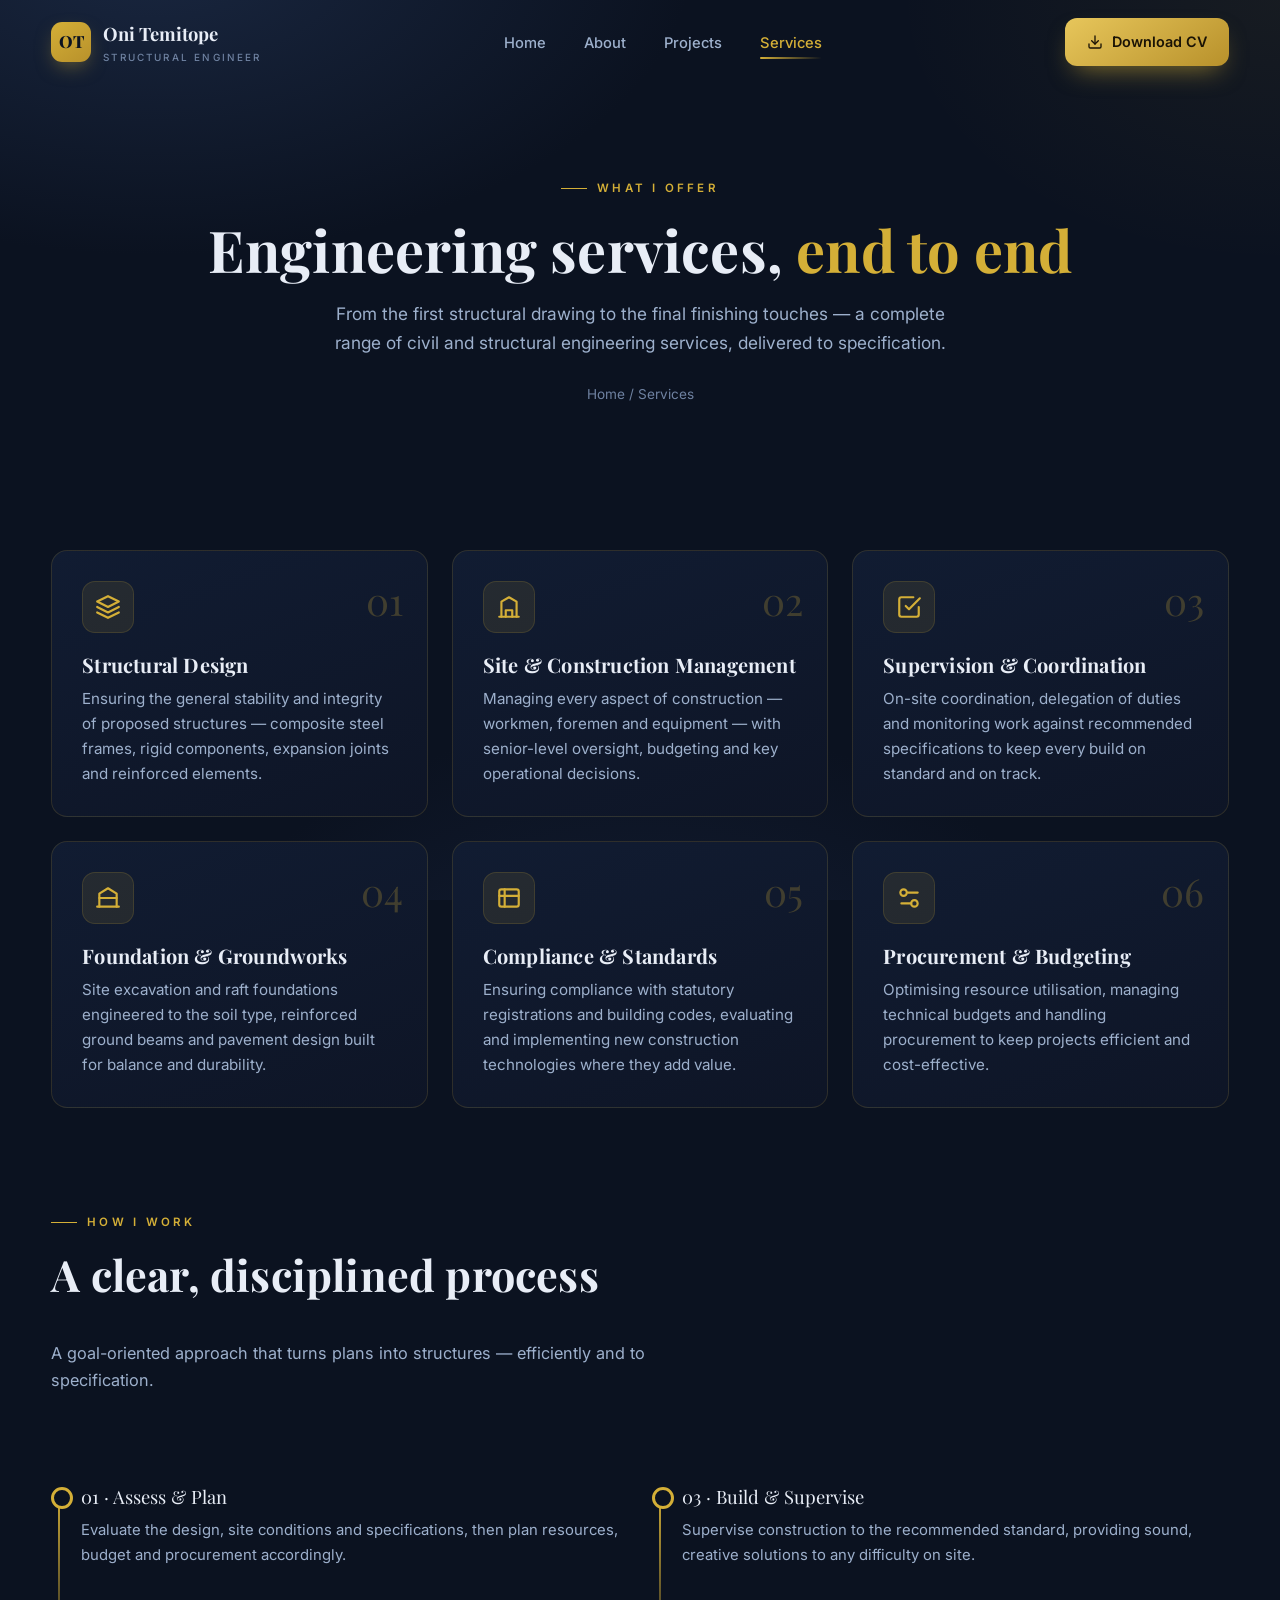
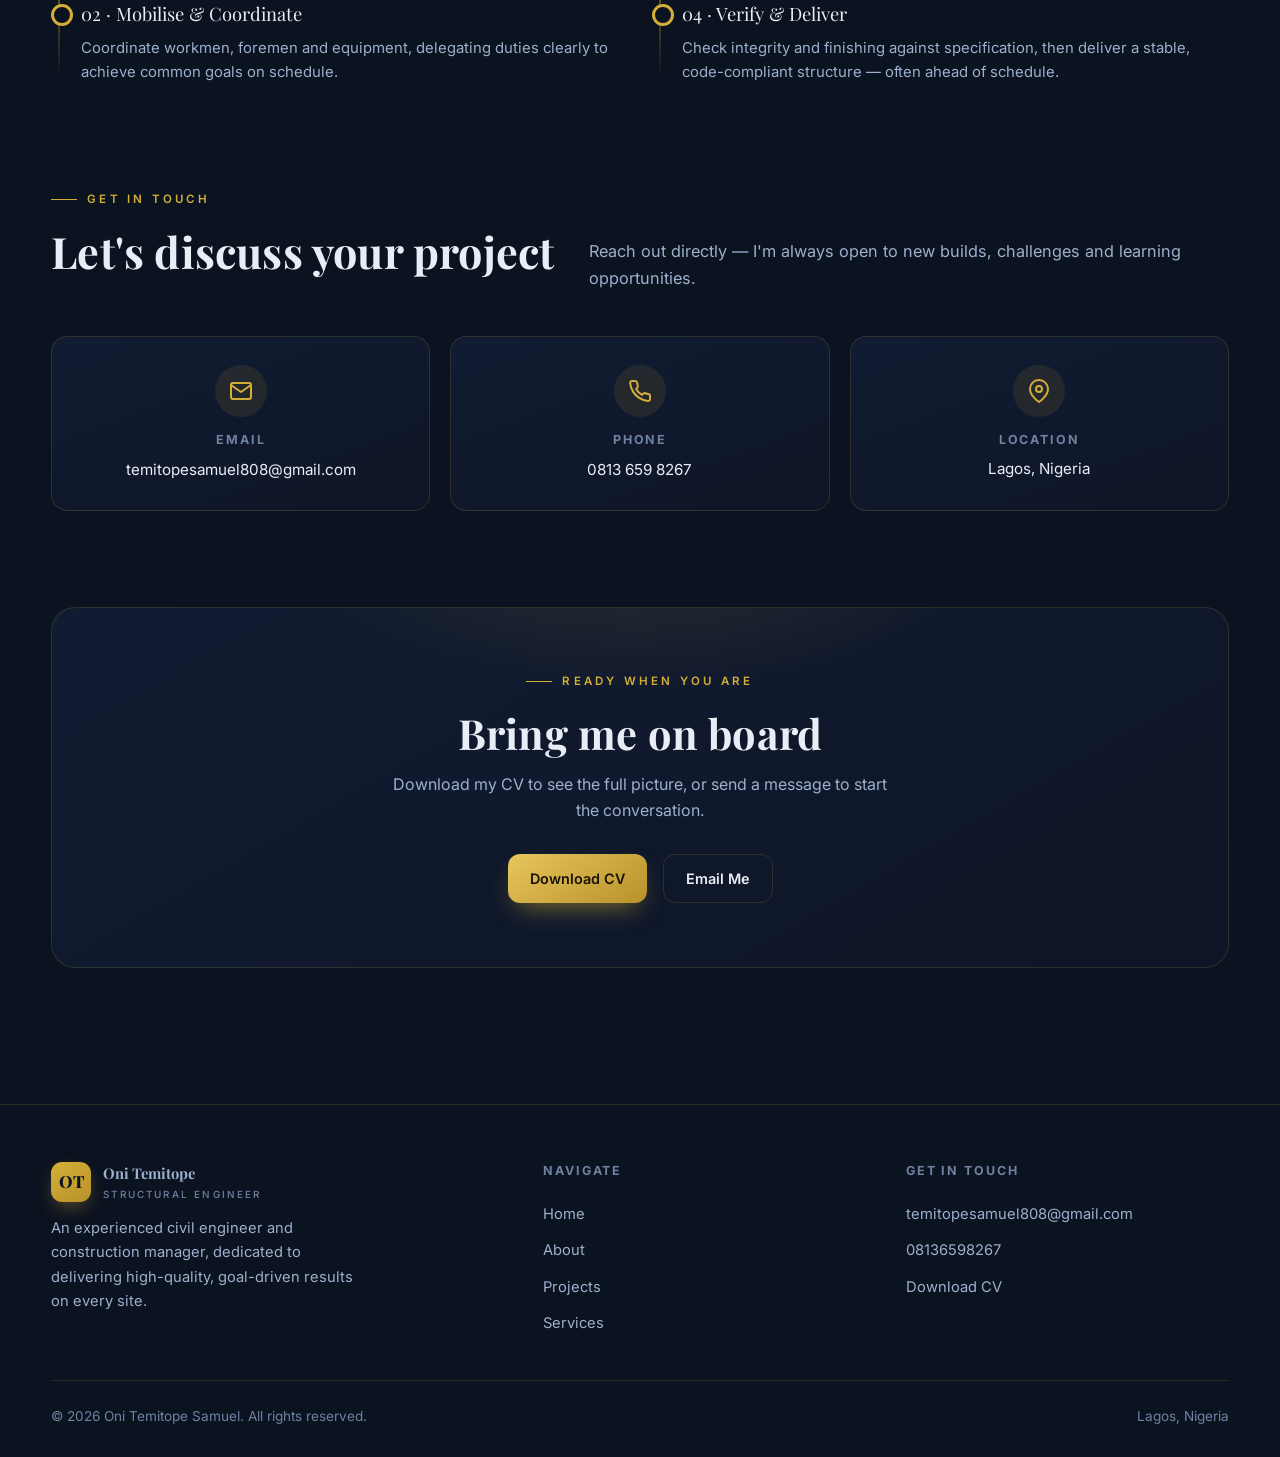
<file: services.html>
<!DOCTYPE html>
<html lang="en">
<head>
<meta charset="UTF-8">
<meta name="viewport" content="width=device-width, initial-scale=1.0">
<title>Services — Oni Temitope Samuel</title>
<meta name="description" content="Engineering services offered by Oni Temitope Samuel — structural design, site &amp; construction management, supervision and more.">
<link rel="preconnect" href="https://fonts.googleapis.com">
<link rel="preconnect" href="https://fonts.gstatic.com" crossorigin>
<link href="https://fonts.googleapis.com/css2?family=Inter:wght@400;500;600;700&family=Playfair+Display:wght@600;700&display=swap" rel="stylesheet">
<link rel="stylesheet" href="css/style.css">
</head>
<body>

<header class="site-header">
  <div class="container nav">
    <a href="index.html" class="brand"><span class="mark">OT</span><span>Oni Temitope<small>Structural Engineer</small></span></a>
    <ul class="nav-links">
      <li><a href="index.html">Home</a></li>
      <li><a href="about.html">About</a></li>
      <li><a href="projects.html">Projects</a></li>
      <li><a href="services.html" class="active">Services</a></li>
    </ul>
    <div class="nav-cta">
      <a href="assets/Oni_Temitope_Samuel_CV.pdf" download class="btn btn-gold">
        <svg viewBox="0 0 24 24" fill="none" stroke="currentColor" stroke-width="2" stroke-linecap="round" stroke-linejoin="round"><path d="M21 15v4a2 2 0 0 1-2 2H5a2 2 0 0 1-2-2v-4"/><polyline points="7 10 12 15 17 10"/><line x1="12" y1="15" x2="12" y2="3"/></svg>
        <span class="btn-text">Download CV</span>
      </a>
      <button class="menu-toggle" aria-label="Menu"><svg viewBox="0 0 24 24" fill="none" stroke="currentColor" stroke-width="2" stroke-linecap="round"><line x1="3" y1="6" x2="21" y2="6"/><line x1="3" y1="12" x2="21" y2="12"/><line x1="3" y1="18" x2="21" y2="18"/></svg></button>
    </div>
  </div>
</header>

<!-- ===== Page hero ===== -->
<section class="page-hero">
  <div class="container reveal">
    <span class="eyebrow">What I Offer</span>
    <h1>Engineering services, <span class="gold">end to end</span></h1>
    <p>From the first structural drawing to the final finishing touches — a complete range of civil and structural engineering services, delivered to specification.</p>
    <div class="crumbs"><a href="index.html">Home</a> / Services</div>
  </div>
</section>

<!-- ===== Services grid ===== -->
<section class="section" style="padding-top:10px">
  <div class="container">
    <div class="grid-3">
      <div class="card reveal">
        <span class="num-tag">01</span>
        <div class="ic"><svg viewBox="0 0 24 24" fill="none" stroke-width="2" stroke-linecap="round" stroke-linejoin="round"><path d="M12 2 2 7l10 5 10-5-10-5Z"/><path d="m2 17 10 5 10-5"/><path d="m2 12 10 5 10-5"/></svg></div>
        <h3>Structural Design</h3>
        <p>Ensuring the general stability and integrity of proposed structures — composite steel frames, rigid components, expansion joints and reinforced elements.</p>
      </div>
      <div class="card reveal">
        <span class="num-tag">02</span>
        <div class="ic"><svg viewBox="0 0 24 24" fill="none" stroke-width="2" stroke-linecap="round" stroke-linejoin="round"><path d="M3 21h18"/><path d="M5 21V7l7-4 7 4v14"/><path d="M9 21v-6h6v6"/></svg></div>
        <h3>Site &amp; Construction Management</h3>
        <p>Managing every aspect of construction — workmen, foremen and equipment — with senior-level oversight, budgeting and key operational decisions.</p>
      </div>
      <div class="card reveal">
        <span class="num-tag">03</span>
        <div class="ic"><svg viewBox="0 0 24 24" fill="none" stroke-width="2" stroke-linecap="round" stroke-linejoin="round"><path d="M9 11l3 3L22 4"/><path d="M21 12v7a2 2 0 0 1-2 2H5a2 2 0 0 1-2-2V5a2 2 0 0 1 2-2h11"/></svg></div>
        <h3>Supervision &amp; Coordination</h3>
        <p>On-site coordination, delegation of duties and monitoring work against recommended specifications to keep every build on standard and on track.</p>
      </div>
      <div class="card reveal">
        <span class="num-tag">04</span>
        <div class="ic"><svg viewBox="0 0 24 24" fill="none" stroke-width="2" stroke-linecap="round" stroke-linejoin="round"><path d="M2 20h20"/><path d="M4 20V8l8-5 8 5v12"/><path d="M4 12h16"/></svg></div>
        <h3>Foundation &amp; Groundworks</h3>
        <p>Site excavation and raft foundations engineered to the soil type, reinforced ground beams and pavement design built for balance and durability.</p>
      </div>
      <div class="card reveal">
        <span class="num-tag">05</span>
        <div class="ic"><svg viewBox="0 0 24 24" fill="none" stroke-width="2" stroke-linecap="round" stroke-linejoin="round"><rect x="3" y="4" width="18" height="16" rx="2"/><path d="M3 10h18"/><path d="M8 4v16"/></svg></div>
        <h3>Compliance &amp; Standards</h3>
        <p>Ensuring compliance with statutory registrations and building codes, evaluating and implementing new construction technologies where they add value.</p>
      </div>
      <div class="card reveal">
        <span class="num-tag">06</span>
        <div class="ic"><svg viewBox="0 0 24 24" fill="none" stroke-width="2" stroke-linecap="round" stroke-linejoin="round"><path d="M20 7h-9"/><path d="M14 17H5"/><circle cx="17" cy="17" r="3"/><circle cx="7" cy="7" r="3"/></svg></div>
        <h3>Procurement &amp; Budgeting</h3>
        <p>Optimising resource utilisation, managing technical budgets and handling procurement to keep projects efficient and cost-effective.</p>
      </div>
    </div>
  </div>
</section>

<!-- ===== Process ===== -->
<section class="section" style="padding-top:0">
  <div class="container">
    <div class="feature-head reveal">
      <div>
        <span class="eyebrow">How I Work</span>
        <h2 class="section-title">A clear, disciplined process</h2>
      </div>
      <p class="section-lead">A goal-oriented approach that turns plans into structures — efficiently and to specification.</p>
    </div>
    <div class="grid-2">
      <div class="timeline reveal">
        <div class="tl-item"><div class="role">01 · Assess &amp; Plan</div><p style="color:var(--muted);margin-top:6px">Evaluate the design, site conditions and specifications, then plan resources, budget and procurement accordingly.</p></div>
        <div class="tl-item"><div class="role">02 · Mobilise &amp; Coordinate</div><p style="color:var(--muted);margin-top:6px">Coordinate workmen, foremen and equipment, delegating duties clearly to achieve common goals on schedule.</p></div>
      </div>
      <div class="timeline reveal">
        <div class="tl-item"><div class="role">03 · Build &amp; Supervise</div><p style="color:var(--muted);margin-top:6px">Supervise construction to the recommended standard, providing sound, creative solutions to any difficulty on site.</p></div>
        <div class="tl-item"><div class="role">04 · Verify &amp; Deliver</div><p style="color:var(--muted);margin-top:6px">Check integrity and finishing against specification, then deliver a stable, code-compliant structure — often ahead of schedule.</p></div>
      </div>
    </div>
  </div>
</section>

<!-- ===== Contact ===== -->
<section class="section" style="padding-top:0">
  <div class="container">
    <div class="feature-head reveal">
      <div>
        <span class="eyebrow">Get In Touch</span>
        <h2 class="section-title">Let's discuss your project</h2>
      </div>
      <p class="section-lead">Reach out directly — I'm always open to new builds, challenges and learning opportunities.</p>
    </div>
    <div class="contact-grid">
      <div class="contact-card reveal">
        <div class="ic"><svg viewBox="0 0 24 24" fill="none" stroke-width="2" stroke-linecap="round" stroke-linejoin="round"><path d="M4 4h16a2 2 0 0 1 2 2v12a2 2 0 0 1-2 2H4a2 2 0 0 1-2-2V6a2 2 0 0 1 2-2Z"/><polyline points="22,6 12,13 2,6"/></svg></div>
        <h4>Email</h4>
        <a href="mailto:temitopesamuel808@gmail.com">temitopesamuel808@gmail.com</a>
      </div>
      <div class="contact-card reveal">
        <div class="ic"><svg viewBox="0 0 24 24" fill="none" stroke-width="2" stroke-linecap="round" stroke-linejoin="round"><path d="M22 16.92v3a2 2 0 0 1-2.18 2 19.79 19.79 0 0 1-8.63-3.07 19.5 19.5 0 0 1-6-6 19.79 19.79 0 0 1-3.07-8.67A2 2 0 0 1 4.11 2h3a2 2 0 0 1 2 1.72c.13.96.36 1.9.7 2.81a2 2 0 0 1-.45 2.11L8.09 9.91a16 16 0 0 0 6 6l1.27-1.27a2 2 0 0 1 2.11-.45c.91.34 1.85.57 2.81.7A2 2 0 0 1 22 16.92Z"/></svg></div>
        <h4>Phone</h4>
        <a href="tel:08136598267">0813 659 8267</a>
      </div>
      <div class="contact-card reveal">
        <div class="ic"><svg viewBox="0 0 24 24" fill="none" stroke-width="2" stroke-linecap="round" stroke-linejoin="round"><path d="M21 10c0 7-9 13-9 13s-9-6-9-13a9 9 0 0 1 18 0Z"/><circle cx="12" cy="10" r="3"/></svg></div>
        <h4>Location</h4>
        <p>Lagos, Nigeria</p>
      </div>
    </div>
  </div>
</section>

<!-- ===== CTA ===== -->
<section class="section" style="padding-top:0">
  <div class="container">
    <div class="cta-band reveal">
      <span class="eyebrow" style="justify-content:center;display:flex">Ready When You Are</span>
      <h2>Bring me on board</h2>
      <p>Download my CV to see the full picture, or send a message to start the conversation.</p>
      <div class="cta-actions">
        <a href="assets/Oni_Temitope_Samuel_CV.pdf" download class="btn btn-gold">Download CV</a>
        <a href="mailto:temitopesamuel808@gmail.com" class="btn btn-ghost">Email Me</a>
      </div>
    </div>
  </div>
</section>

<footer class="site-footer">
  <div class="container">
    <div class="footer-grid">
      <div class="footer-about">
        <a href="index.html" class="brand"><span class="mark">OT</span><span>Oni Temitope<small>Structural Engineer</small></span></a>
        <p>An experienced civil engineer and construction manager, dedicated to delivering high-quality, goal-driven results on every site.</p>
      </div>
      <div><h5>Navigate</h5><ul><li><a href="index.html">Home</a></li><li><a href="about.html">About</a></li><li><a href="projects.html">Projects</a></li><li><a href="services.html">Services</a></li></ul></div>
      <div><h5>Get in touch</h5><ul><li><a href="mailto:temitopesamuel808@gmail.com">temitopesamuel808@gmail.com</a></li><li><a href="tel:08136598267">08136598267</a></li><li><a href="assets/Oni_Temitope_Samuel_CV.pdf" download>Download CV</a></li></ul></div>
    </div>
    <div class="footer-bottom"><span>&copy; <span class="year"></span> Oni Temitope Samuel. All rights reserved.</span><span>Lagos, Nigeria</span></div>
  </div>
</footer>

<script src="js/main.js"></script>
</body>
</html>
</file>
<file: css/style.css>
:root{
  --slate-900:#0b1220;
  --slate-850:#0e1526;
  --slate-800:#111c32;
  --slate-700:#17233d;
  --slate-600:#1f2f4d;
  --line:rgba(212,175,55,.16);
  --gold:#d4af37;
  --gold-soft:#e7c65b;
  --gold-deep:#b8912b;
  --text:#e8edf6;
  --muted:#9db0cc;
  --muted-2:#6f82a1;
  --white:#ffffff;
  --radius:16px;
  --shadow:0 20px 50px -20px rgba(0,0,0,.7);
  --maxw:1180px;
  --ease:cubic-bezier(.22,.61,.36,1);
}
*{margin:0;padding:0;box-sizing:border-box}
html{scroll-behavior:smooth}
body{
  font-family:'Inter',system-ui,-apple-system,Segoe UI,Roboto,Helvetica,Arial,sans-serif;
  background:var(--slate-900);
  color:var(--text);
  line-height:1.65;
  overflow-x:hidden;
  -webkit-font-smoothing:antialiased;
}
body::before{
  content:"";position:fixed;inset:0;z-index:-2;
  background:
    radial-gradient(900px 500px at 12% -5%,rgba(31,47,77,.7),transparent 60%),
    radial-gradient(700px 480px at 100% 0%,rgba(212,175,55,.06),transparent 55%),
    radial-gradient(800px 600px at 50% 120%,rgba(23,35,61,.8),transparent 60%),
    var(--slate-900);
}
h1,h2,h3,h4{font-family:'Playfair Display',Georgia,serif;font-weight:700;line-height:1.15;letter-spacing:.2px}
a{text-decoration:none;color:inherit}
img{max-width:100%;display:block}
.container{width:min(var(--maxw),92%);margin-inline:auto}
.gold{color:var(--gold)}
.section{padding:96px 0}
.eyebrow{
  display:inline-flex;align-items:center;gap:10px;
  font-family:'Inter',sans-serif;font-size:.72rem;font-weight:600;
  letter-spacing:.28em;text-transform:uppercase;color:var(--gold);
  margin-bottom:18px;
}
.eyebrow::before{content:"";width:26px;height:1px;background:var(--gold)}
.section-title{font-size:clamp(1.8rem,4vw,2.7rem);margin-bottom:16px}
.section-lead{color:var(--muted);max-width:640px;font-size:1.02rem}

/* ---------- Header ---------- */
.site-header{
  position:fixed;top:0;left:0;right:0;z-index:100;
  transition:background .4s var(--ease),backdrop-filter .4s,border-color .4s,padding .4s;
  border-bottom:1px solid transparent;padding:18px 0;
}
.site-header.scrolled{
  background:rgba(11,18,32,.82);backdrop-filter:blur(14px);
  border-bottom:1px solid var(--line);padding:12px 0;
}
.nav{display:flex;align-items:center;justify-content:space-between;gap:24px}
.brand{display:flex;align-items:center;gap:12px;font-family:'Playfair Display',serif;font-weight:700;font-size:1.15rem}
.brand .mark{
  width:40px;height:40px;border-radius:11px;display:grid;place-items:center;
  background:linear-gradient(145deg,var(--gold),var(--gold-deep));
  color:var(--slate-900);font-weight:800;font-size:1.05rem;
  box-shadow:0 8px 20px -6px rgba(212,175,55,.5);
}
.brand small{display:block;font-family:'Inter',sans-serif;font-weight:500;font-size:.62rem;letter-spacing:.22em;text-transform:uppercase;color:var(--muted-2)}
.nav-links{display:flex;align-items:center;gap:6px;list-style:none}
.nav-links a{
  position:relative;padding:9px 16px;font-size:.92rem;font-weight:500;color:var(--muted);
  border-radius:10px;transition:color .25s;
}
.nav-links a:hover{color:var(--text)}
.nav-links a.active{color:var(--gold)}
.nav-links a.active::after{
  content:"";position:absolute;left:16px;right:16px;bottom:2px;height:2px;
  background:linear-gradient(90deg,var(--gold),transparent);border-radius:2px;
}
.nav-cta{display:flex;align-items:center;gap:14px}
.btn{
  display:inline-flex;align-items:center;gap:9px;cursor:pointer;border:none;
  font-family:'Inter',sans-serif;font-weight:600;font-size:.9rem;
  padding:12px 22px;border-radius:12px;transition:transform .25s var(--ease),box-shadow .3s,background .3s;
}
.btn svg{width:16px;height:16px}
.btn-gold{background:linear-gradient(145deg,var(--gold-soft),var(--gold-deep));color:#1a1305;box-shadow:0 12px 26px -10px rgba(212,175,55,.6)}
.btn-gold:hover{transform:translateY(-2px);box-shadow:0 18px 36px -12px rgba(212,175,55,.75)}
.btn-ghost{background:transparent;color:var(--text);border:1px solid var(--line)}
.btn-ghost:hover{border-color:var(--gold);color:var(--gold);transform:translateY(-2px)}
.menu-toggle{display:none;background:none;border:none;color:var(--text);cursor:pointer;padding:6px}
.menu-toggle svg{width:26px;height:26px}

/* ---------- Hero ---------- */
.hero {
  position: relative;
  padding: 180px 0 110px;
  overflow: hidden;
  /* Set the structural site image as the section background */
  background: url("https://images.unsplash.com/photo-1541888946425-d81bb19240f5?auto=format&fit=crop&w=1920&q=80") center/cover no-repeat;
}

/* Dark overlay to ensure text contrast over the background image */
.hero::before {
  content: "";
  position: absolute;
  inset: 0;
  background: rgba(11, 18, 32, 0.85); 
  z-index: 1;
}

.hero-grid {
  position: relative;
  z-index: 2;
  display: grid;
  grid-template-columns: 1.15fr .85fr;
  gap: 56px;
  align-items: center;
}

.hero h1 { font-size: clamp(2.4rem, 6vw, 4.2rem); margin-bottom: 22px; }
.hero h1 .line { display: block; }
.hero-lead { color: var(--muted); font-size: 1.1rem; max-width: 520px; margin-bottom: 34px; }
.hero-actions { display: flex; flex-wrap: wrap; gap: 16px; margin-bottom: 40px; }
.hero-stats { display: flex; gap: 38px; flex-wrap: wrap; }
.stat .num { font-family: 'Playfair Display', serif; font-size: 2rem; color: var(--gold); line-height: 1; }
.stat .lbl { font-size: .8rem; color: var(--muted-2); letter-spacing: .05em; margin-top: 4px; }

.hero-visual { position: relative; }
.hero-card {
  position: relative;
  border-radius: 20px;
  overflow: hidden;
  border: 1px solid var(--line);
  box-shadow: var(--shadow);
  aspect-ratio: 4/5;
  background: rgba(11, 18, 32, 0.4); /* Placeholder visual container */
}

.hero-card img {
  width: 100%;
  height: 100%;
  object-fit: cover;
  filter: saturate(1.05) contrast(1.02);
}

.hero-card::after {
  content: "";
  position: absolute;
  inset: 0;
  background: linear-gradient(180deg, transparent 40%, rgba(11, 18, 32, .75));
}

.hero-badge {
  position: absolute;
  bottom: 22px;
  left: 22px;
  right: 22px;
  z-index: 2;
  background: rgba(11, 18, 32, .6);
  backdrop-filter: blur(8px);
  border: 1px solid var(--line);
  border-radius: 14px;
  padding: 16px 18px;
  display: flex;
  align-items: center;
  gap: 14px;
}

.hero-badge .dot {
  width: 10px;
  height: 10px;
  border-radius: 50%;
  background: var(--gold);
  box-shadow: 0 0 0 4px rgba(212, 175, 55, .2);
}

.hero-badge b { font-family: 'Playfair Display', serif; }
.hero-badge span { font-size: .8rem; color: var(--muted); }

.hero-float {
  position: absolute;
  top: -18px;
  right: -14px;
  background: linear-gradient(145deg, var(--gold-soft), var(--gold-deep));
  color: #1a1305;
  padding: 14px 18px;
  border-radius: 14px;
  font-weight: 700;
  box-shadow: 0 16px 30px -12px rgba(212, 175, 55, .6);
  z-index: 3;
}

.hero-float small {
  display: block;
  font-family: 'Inter';
  font-weight: 600;
  font-size: .62rem;
  letter-spacing: .15em;
  text-transform: uppercase;
  opacity: .75;
}

.page-hero { padding: 170px 0 90px; text-align: center; position: relative; }
.page-hero .eyebrow { justify-content: center; }
.page-hero h1 { font-size: clamp(2.2rem, 5.5vw, 3.6rem); margin-bottom: 18px; }
.page-hero p { color: var(--muted); max-width: 620px; margin: 0 auto; font-size: 1.08rem; }
.crumbs { margin-top: 26px; font-size: .85rem; color: var(--muted-2); }
.crumbs a:hover { color: var(--gold); }
/* ---------- Gallery ---------- */
.gallery{display:grid;grid-template-columns:repeat(4,1fr);gap:16px;margin-top:44px}
.gallery figure{position:relative;border-radius:14px;overflow:hidden;border:1px solid var(--line);cursor:pointer}
.gallery figure img{width:100%;height:100%;object-fit:cover;transition:transform .6s var(--ease)}
.gallery figure:hover img{transform:scale(1.08)}
.gallery figure::after{content:"";position:absolute;inset:0;background:linear-gradient(180deg,transparent 45%,rgba(11,18,32,.82))}
.gallery figcaption{position:absolute;left:16px;bottom:14px;z-index:2;font-size:.85rem;font-weight:600}
.gallery figcaption small{display:block;font-weight:400;color:var(--gold);font-size:.7rem;letter-spacing:.12em;text-transform:uppercase}
.gallery .tall{grid-row:span 2}
.gallery .wide{grid-column:span 2}

/* ---------- Feature cards ---------- */
.feature-head{display:flex;justify-content:space-between;align-items:flex-end;gap:24px;flex-wrap:wrap}
.grid-3{display:grid;grid-template-columns:repeat(3,1fr);gap:24px;margin-top:44px}
.grid-2{display:grid;grid-template-columns:repeat(2,1fr);gap:24px;margin-top:44px}
.card{
  background:linear-gradient(160deg,var(--slate-800),var(--slate-850));
  border:1px solid var(--line);border-radius:var(--radius);padding:30px;
  transition:transform .35s var(--ease),border-color .35s,box-shadow .35s;position:relative;overflow:hidden;
}
.card::before{content:"";position:absolute;top:0;left:0;right:0;height:2px;background:linear-gradient(90deg,var(--gold),transparent);opacity:0;transition:opacity .35s}
.card:hover{transform:translateY(-6px);border-color:rgba(212,175,55,.4);box-shadow:var(--shadow)}
.card:hover::before{opacity:1}
.card .ic{width:52px;height:52px;border-radius:13px;display:grid;place-items:center;background:rgba(212,175,55,.1);border:1px solid var(--line);margin-bottom:20px}
.card .ic svg{width:26px;height:26px;stroke:var(--gold)}
.card h3{font-size:1.25rem;margin-bottom:10px}
.card p{color:var(--muted);font-size:.95rem}
.card .num-tag{font-family:'Playfair Display',serif;font-size:2.4rem;color:rgba(212,175,55,.25);position:absolute;top:18px;right:24px}

/* ---------- About ---------- */
.about-split{display:grid;grid-template-columns:.9fr 1.1fr;gap:56px;align-items:center}
.about-img{position:relative;border-radius:20px;overflow:hidden;border:1px solid var(--line);box-shadow:var(--shadow)}
.about-img img{width:100%;aspect-ratio:3/4;object-fit:cover}
.about-frame{position:absolute;inset:16px;border:1px solid rgba(212,175,55,.35);border-radius:14px;pointer-events:none}
.timeline{position:relative;margin-top:44px;padding-left:30px}
.timeline::before{content:"";position:absolute;left:7px;top:6px;bottom:6px;width:2px;background:linear-gradient(180deg,var(--gold),transparent)}
.tl-item{position:relative;padding-bottom:32px}
.tl-item:last-child{padding-bottom:0}
.tl-item::before{content:"";position:absolute;left:-30px;top:5px;width:16px;height:16px;border-radius:50%;background:var(--slate-900);border:3px solid var(--gold)}
.tl-item .role{font-family:'Playfair Display',serif;font-size:1.15rem}
.tl-item .org{color:var(--gold);font-size:.9rem;font-weight:600;margin:2px 0 2px}
.tl-item .date{color:var(--muted-2);font-size:.8rem;letter-spacing:.05em;margin-bottom:8px}
.tl-item p{color:var(--muted);font-size:.93rem}
.skill-list{list-style:none;margin-top:24px;display:grid;gap:18px}
.skill-list li
.skill-list .top{display:flex;justify-content:space-between;font-size:.9rem;margin-bottom:7px}
.skill-list .top b{font-weight:600}
.skill-list .top span{color:var(--gold)}
.bar{height:7px;border-radius:6px;background:var(--slate-700);overflow:hidden}
.bar i{display:block;height:100%;border-radius:6px;background:linear-gradient(90deg,var(--gold-deep),var(--gold-soft));width:0;transition:width 1.3s var(--ease)}
.tag-row{display:flex;flex-wrap:wrap;gap:10px;margin-top:22px}
.tag{padding:8px 15px;border-radius:20px;background:rgba(212,175,55,.08);border:1px solid var(--line);font-size:.82rem;color:var(--muted)}

/* ---------- Projects ---------- */
.proj-filter{display:flex;flex-wrap:wrap;gap:10px;margin-top:36px;justify-content:center}
.proj-filter button{background:transparent;border:1px solid var(--line);color:var(--muted);padding:9px 18px;border-radius:22px;font-size:.85rem;cursor:pointer;font-family:'Inter';transition:all .25s}
.proj-filter button.active,.proj-filter button:hover{background:var(--gold);color:#1a1305;border-color:var(--gold)}
.proj-grid{display:grid;grid-template-columns:repeat(3,1fr);gap:24px;margin-top:44px}
.proj{background:linear-gradient(160deg,var(--slate-800),var(--slate-850));border:1px solid var(--line);border-radius:var(--radius);overflow:hidden;transition:transform .35s var(--ease),box-shadow .35s,border-color .35s}
.proj:hover{transform:translateY(-6px);box-shadow:var(--shadow);border-color:rgba(212,175,55,.4)}
.proj .thumb{position:relative;aspect-ratio:16/11;overflow:hidden}
.proj .thumb img{width:100%;height:100%;object-fit:cover;transition:transform .6s var(--ease)}
.proj:hover .thumb img{transform:scale(1.08)}
.proj .thumb .cat{position:absolute;top:14px;left:14px;background:rgba(11,18,32,.75);backdrop-filter:blur(6px);border:1px solid var(--line);color:var(--gold);font-size:.7rem;letter-spacing:.1em;text-transform:uppercase;padding:6px 12px;border-radius:20px}
.proj .body{padding:24px}
.proj h3{font-size:1.2rem;margin-bottom:8px}
.proj .loc{color:var(--muted-2);font-size:.82rem;display:flex;align-items:center;gap:6px;margin-bottom:12px}
.proj p{color:var(--muted);font-size:.92rem}

/* ---------- CTA band ---------- */
.cta-band{position:relative;border-radius:24px;overflow:hidden;padding:64px 48px;text-align:center;border:1px solid var(--line);background:linear-gradient(150deg,var(--slate-800),var(--slate-850))}
.cta-band::before{content:"";position:absolute;inset:0;background:radial-gradient(600px 260px at 50% -20%,rgba(212,175,55,.14),transparent 60%)}
.cta-band>*{position:relative}
.cta-band h2{font-size:clamp(1.8rem,4vw,2.6rem);margin-bottom:14px}
.cta-band p{color:var(--muted);max-width:520px;margin:0 auto 30px}
.cta-actions{display:flex;gap:16px;justify-content:center;flex-wrap:wrap}

/* ---------- Contact ---------- */
.contact-grid{display:grid;grid-template-columns:repeat(3,1fr);gap:20px;margin-top:44px}
.contact-card{background:linear-gradient(160deg,var(--slate-800),var(--slate-850));border:1px solid var(--line);border-radius:var(--radius);padding:28px;text-align:center}
.contact-card .ic{width:52px;height:52px;border-radius:50%;display:grid;place-items:center;background:rgba(212,175,55,.1);margin:0 auto 16px}
.contact-card .ic svg{width:24px;height:24px;stroke:var(--gold)}
.contact-card h4{font-family:'Inter';font-size:.78rem;letter-spacing:.15em;text-transform:uppercase;color:var(--muted-2);margin-bottom:8px}
.contact-card a,.contact-card p{color:var(--text);font-size:.95rem;word-break:break-word}
.contact-card a:hover{color:var(--gold)}

/* ---------- Footer ---------- */
.site-footer{border-top:1px solid var(--line);padding:56px 0 30px;margin-top:40px}
.footer-grid{display:grid;grid-template-columns:1.4fr 1fr 1fr;gap:40px}
.footer-grid h5{font-family:'Inter';font-size:.78rem;letter-spacing:.15em;text-transform:uppercase;color:var(--muted-2);margin-bottom:18px}
.footer-grid ul{list-style:none;display:grid;gap:10px}
.footer-grid a{color:var(--muted);font-size:.92rem}
.footer-grid a:hover{color:var(--gold)}
.footer-about p{color:var(--muted);font-size:.92rem;max-width:320px;margin-top:14px}
.footer-bottom{display:flex;justify-content:space-between;align-items:center;gap:16px;flex-wrap:wrap;margin-top:44px;padding-top:24px;border-top:1px solid var(--line);color:var(--muted-2);font-size:.85rem}

/* ---------- Reveal animation ---------- */
.reveal{opacity:0;transform:translateY(28px);transition:opacity .7s var(--ease),transform .7s var(--ease)}
.reveal.in{opacity:1;transform:none}

/* ---------- Lightbox ---------- */
.lightbox{position:fixed;inset:0;z-index:200;background:rgba(6,10,18,.94);display:none;align-items:center;justify-content:center;padding:30px}
.lightbox.open{display:flex}
.lightbox img{max-width:92%;max-height:88%;border-radius:14px;border:1px solid var(--line)}
.lightbox .close{position:absolute;top:24px;right:30px;color:var(--text);background:none;border:none;font-size:2rem;cursor:pointer}

/* ---------- Responsive ---------- */
@media(max-width:960px){
  .hero-grid,.about-split{grid-template-columns:1fr;gap:40px}
  .hero-visual{max-width:420px;margin:0 auto}
  .grid-3,.proj-grid,.contact-grid,.gallery{grid-template-columns:repeat(2,1fr)}
  .footer-grid{grid-template-columns:1fr 1fr}
  .nav-links{
    position:fixed;inset:0 0 0 auto;width:min(300px,80%);flex-direction:column;
    align-items:flex-start;gap:6px;background:var(--slate-850);padding:100px 24px 40px;
    border-left:1px solid var(--line);transform:translateX(105%);transition:transform .4s var(--ease);z-index:99;
  }
  .nav-links.open{transform:none}
  .nav-links a{width:100%;font-size:1.05rem;padding:12px 14px}
  .menu-toggle{display:block;z-index:101}
  .nav-cta .btn-text{display:none}
}
@media(max-width:560px){
  .section{padding:70px 0}
  .grid-3,.grid-2,.proj-grid,.contact-grid,.gallery,.footer-grid{grid-template-columns:1fr}
  .gallery .wide,.gallery .tall{grid-column:auto;grid-row:auto}
  .hero-stats{gap:24px}
  .cta-band{padding:44px 24px}
}
</file>
